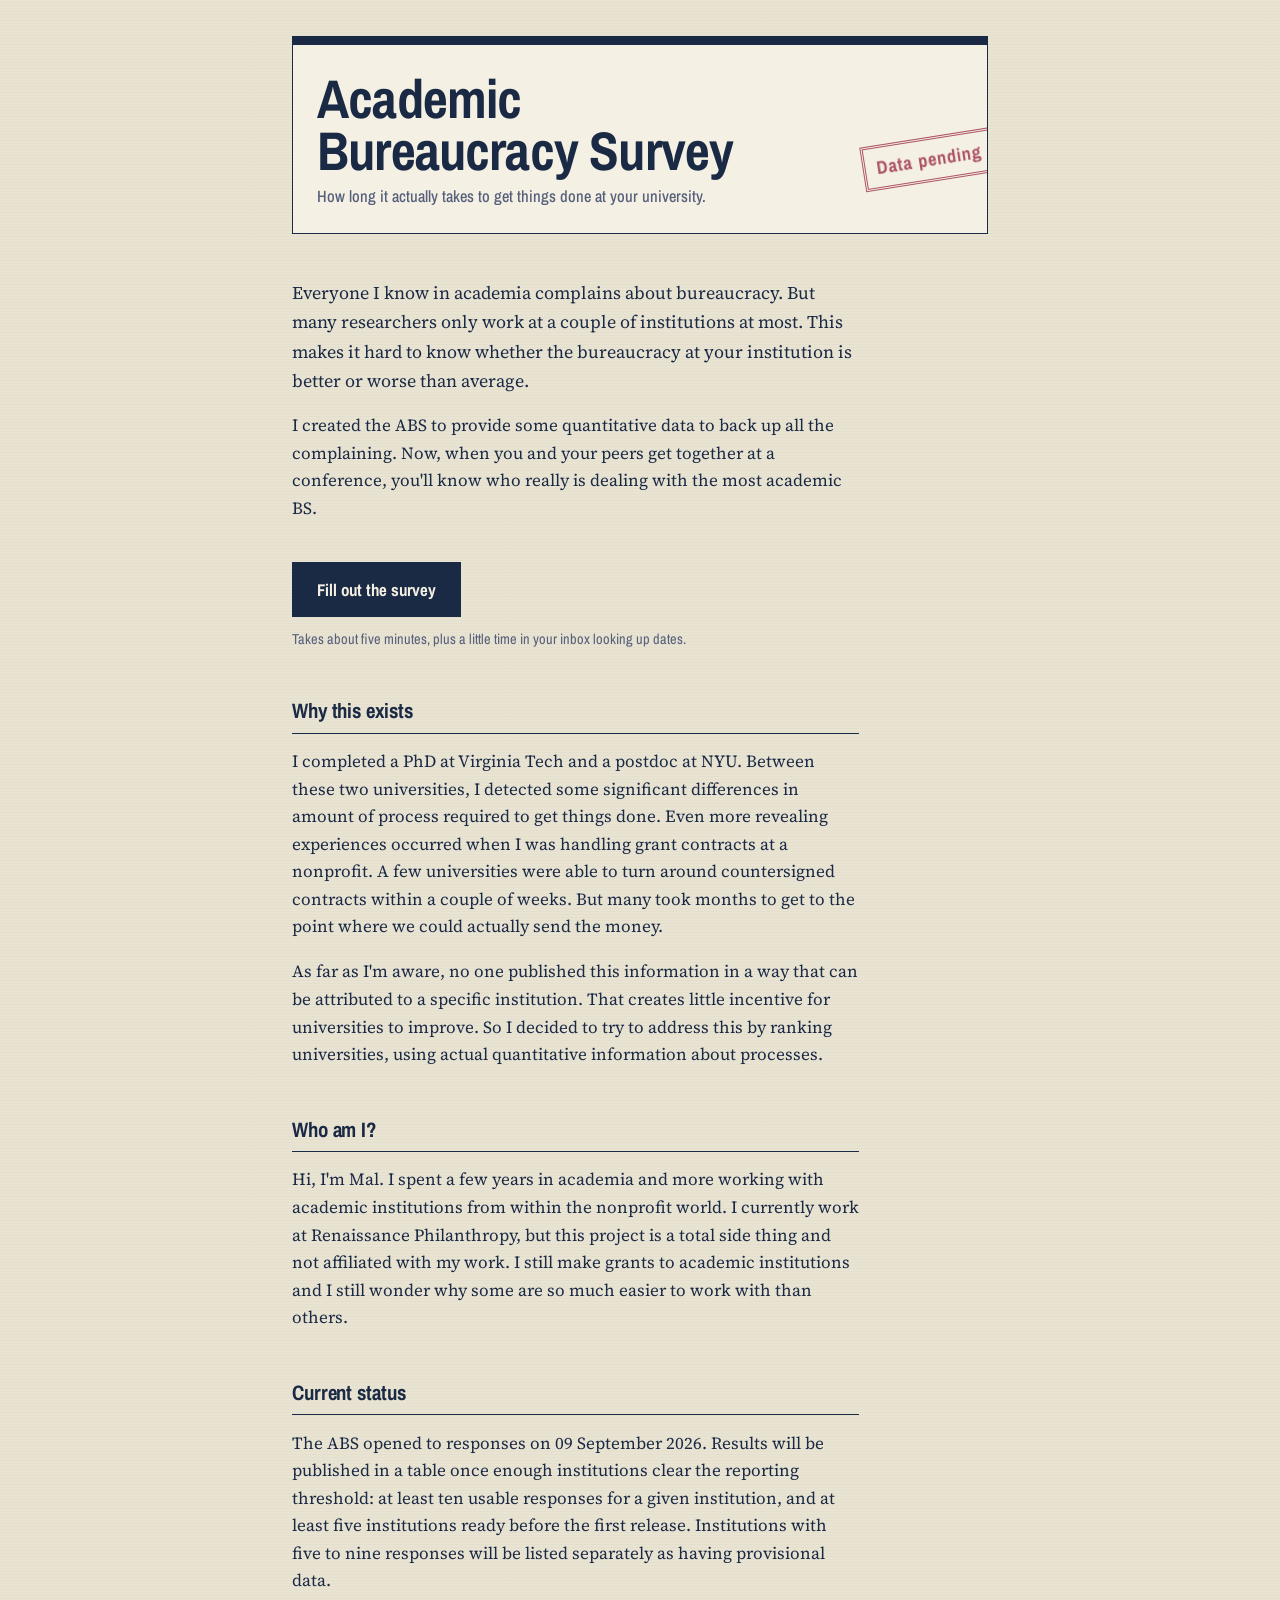
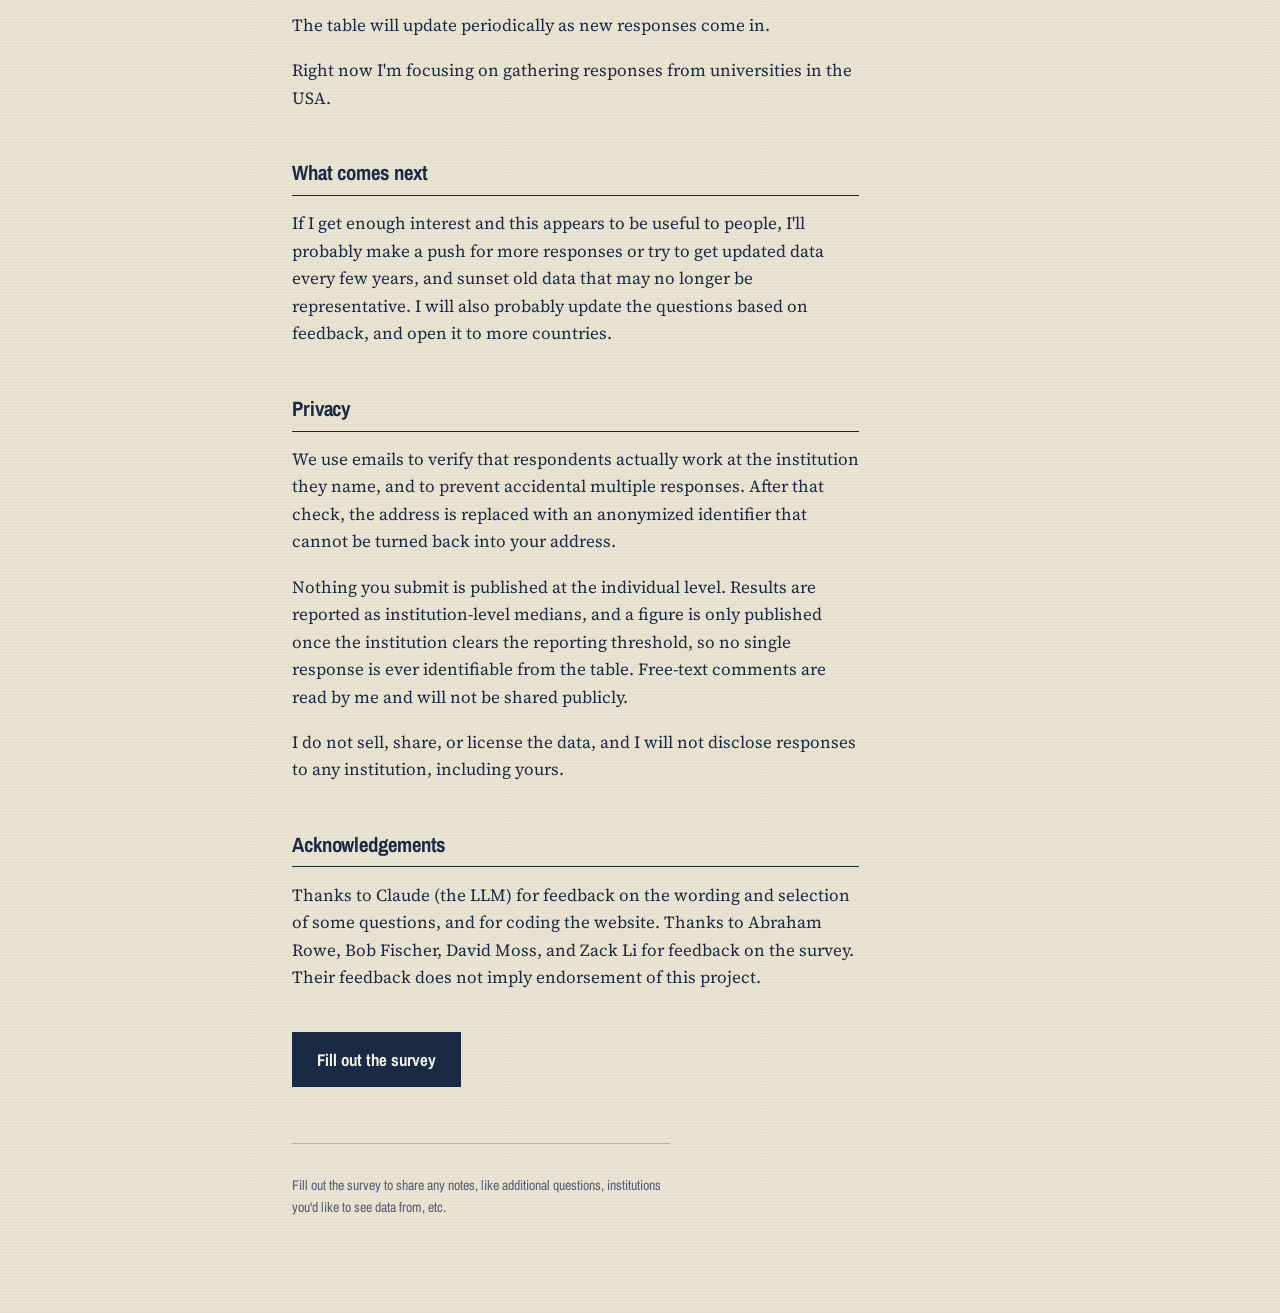
<file: index.html>
<!doctype html>
<html lang="en">
<head>
<meta charset="utf-8">
<meta name="viewport" content="width=device-width, initial-scale=1">
<title>Academic Bureaucracy Survey</title>
<meta name="description" content="A quantitative survey of administrative process at universities. How long does it actually take to spend a grant, get reimbursed, add a vendor, or hire someone?">
<link rel="preconnect" href="https://fonts.googleapis.com">
<link rel="preconnect" href="https://fonts.gstatic.com" crossorigin>
<link href="https://fonts.googleapis.com/css2?family=Archivo+Narrow:wght@500;600;700&family=Source+Serif+4:opsz,wght@8..60,400;8..60,600&display=swap" rel="stylesheet">
<link rel="stylesheet" href="assets/style.css">
</head>
<body>
<main class="sheet">

  <header class="docket">
    <div class="docket-body">
      <h1>Academic Bureaucracy Survey</h1>
      <p class="subtitle">How long it actually takes to get things done at your university.</p>
      <span class="stamp">Data pending</span>
    </div>
  </header>

  <div class="prose">
    <p class="lede">Everyone I know in academia complains about bureaucracy. But many researchers only work at a couple of institutions at most. This makes it hard to know whether the bureaucracy at your institution is better or worse than average.</p>

    <p>I created the ABS to provide some quantitative data to back up all the complaining. Now, when you and your peers get together at a conference, you'll know who really is dealing with the most academic BS.</p>
  </div>

  <div class="cta-row">
    <a class="cta" href="survey.html">Fill out the survey</a>
    <p class="cta-aside">Takes about five minutes, plus a little time in your inbox looking up dates.</p>
  </div>

  <h2>Why this exists</h2>
  <div class="prose">
    <p>I completed a PhD at Virginia Tech and a postdoc at NYU. Between these two universities, I detected some significant differences in amount of process required to get things done. Even more revealing experiences occurred when I was handling grant contracts at a nonprofit. A few universities were able to turn around countersigned contracts within a couple of weeks. But many took months to get to the point where we could actually send the money.</p>

    <p>As far as I'm aware, no one published this information in a way that can be attributed to a specific institution. That creates little incentive for universities to improve. So I decided to try to address this by ranking universities, using actual quantitative information about processes.</p>
  </div>
  
  <h2>Who am I? </h2>
  <div class="prose">
    <p>Hi, I'm Mal. I spent a few years in academia and more working with academic institutions from within the nonprofit world. I currently work at Renaissance Philanthropy, but this project is a total side thing and not affiliated with my work. I still make grants to academic institutions and I still wonder why some are so much easier to work with than others.</p>
  </div>

  <h2>Current status</h2>
  <div class="prose">
    <p>The ABS opened to responses on 09 September 2026. Results will be published in a table once enough institutions clear the reporting threshold: at least ten usable responses for a given institution, and at least five institutions ready before the first release. Institutions with five to nine responses will be listed separately as having provisional data.</p>

    <p>The table will update periodically as new responses come in. </p>

    <p>Right now I'm focusing on gathering responses from universities in the USA.</p>
  </div>

  <h2>What comes next</h2>
  <div class="prose">
    <p>If I get enough interest and this appears to be useful to people, I'll probably make a push for more responses or try to get updated data every few years, and sunset old data that may no longer be representative. I will also probably update the questions based on feedback, and open it to more countries.</p>
  </div>

  <h2>Privacy</h2>
  <div class="prose">
    <p>We use emails to verify that respondents actually work at the institution they name, and to prevent accidental multiple responses. After that check, the address is replaced with an anonymized identifier that cannot be turned back into your address.</p>

    <p>Nothing you submit is published at the individual level. Results are reported as institution-level medians, and a figure is only published once the institution clears the reporting threshold, so no single response is ever identifiable from the table. Free-text comments are read by me and will not be shared publicly.</p>

    <p>I do not sell, share, or license the data, and I will not disclose responses to any institution, including yours.</p>
  </div>

  <h2>Acknowledgements</h2>
  <div class="prose">
    <p>Thanks to Claude (the LLM) for feedback on the wording and selection of some questions, and for coding the website. Thanks to Abraham Rowe, Bob Fischer, David Moss, and Zack Li for feedback on the survey. Their feedback does not imply endorsement of this project.</p>
  </div>

  <div class="cta-row">
    <a class="cta" href="survey.html">Fill out the survey</a>
  </div>

  <footer class="foot">
    <p>Fill out the survey to share any notes, like additional questions, institutions you'd like to see data from, etc.</p>
  </footer>

</main>
</body>
</html>
</file>
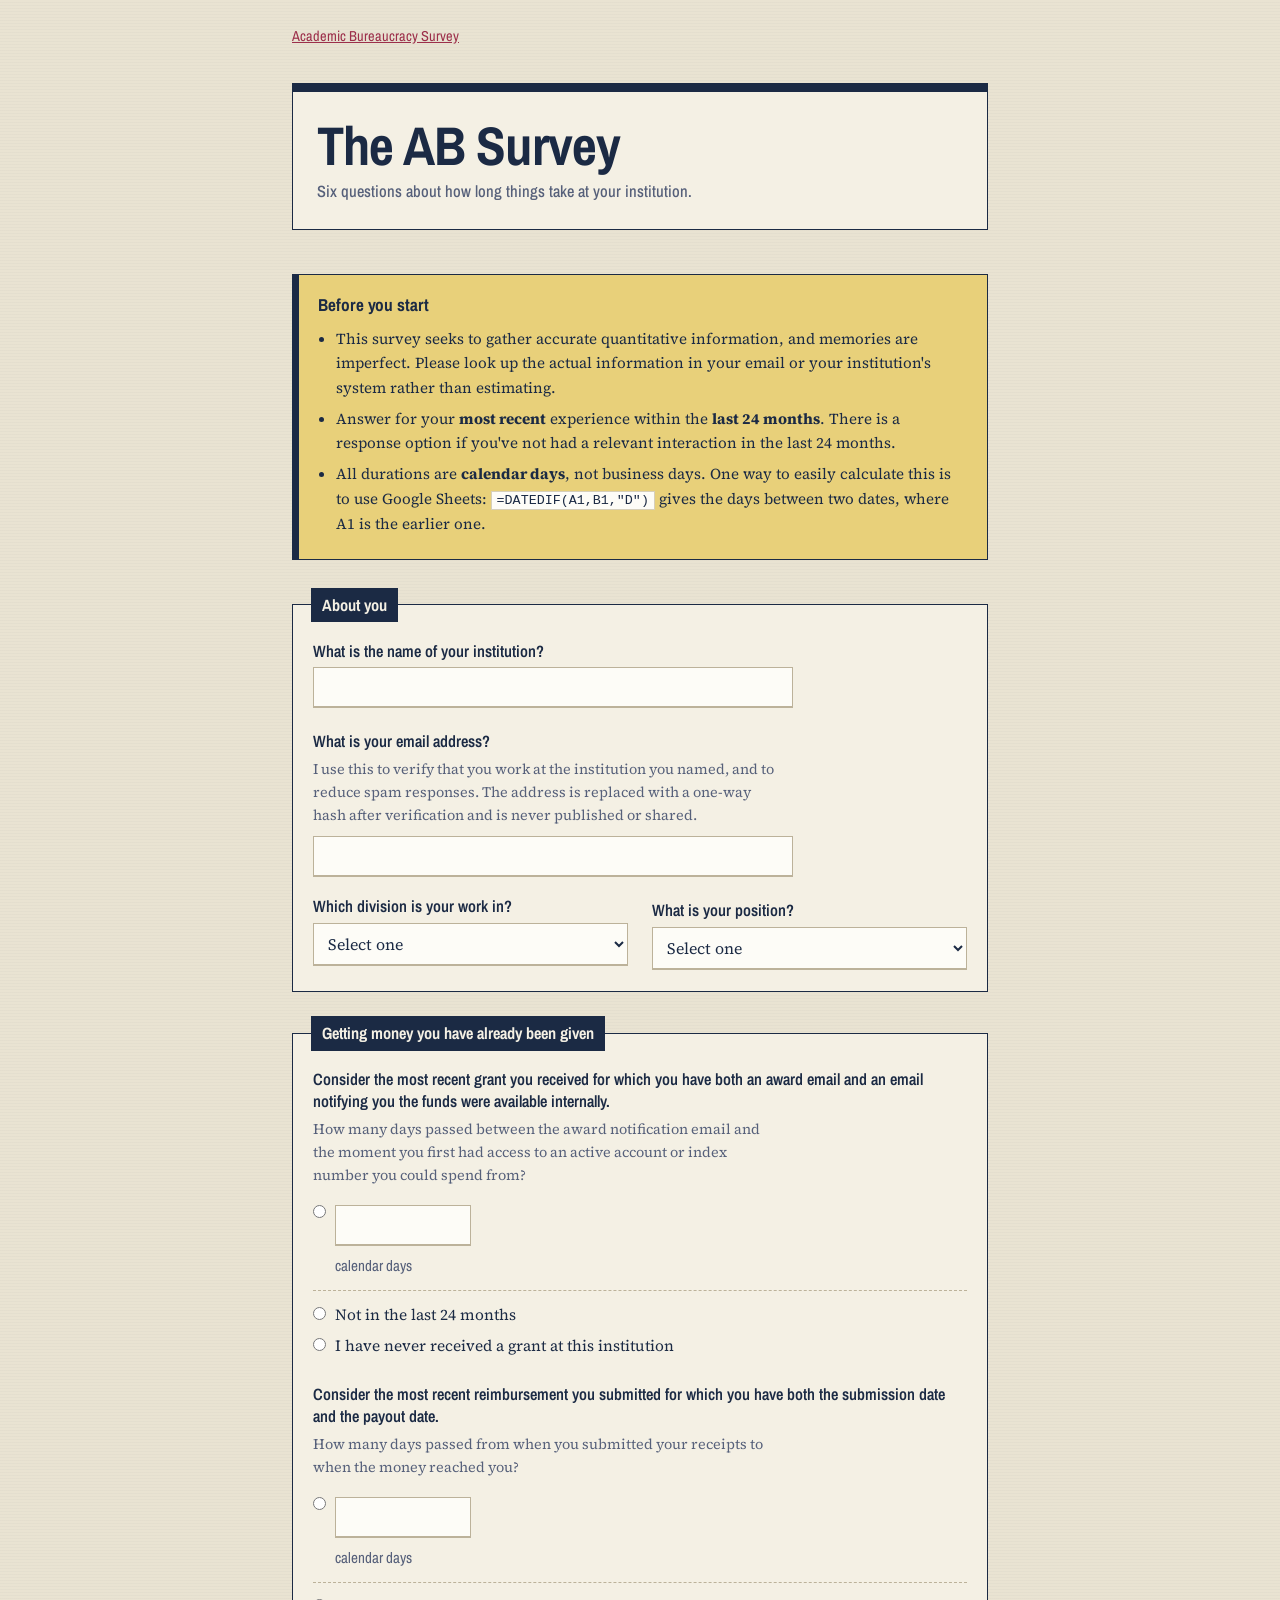
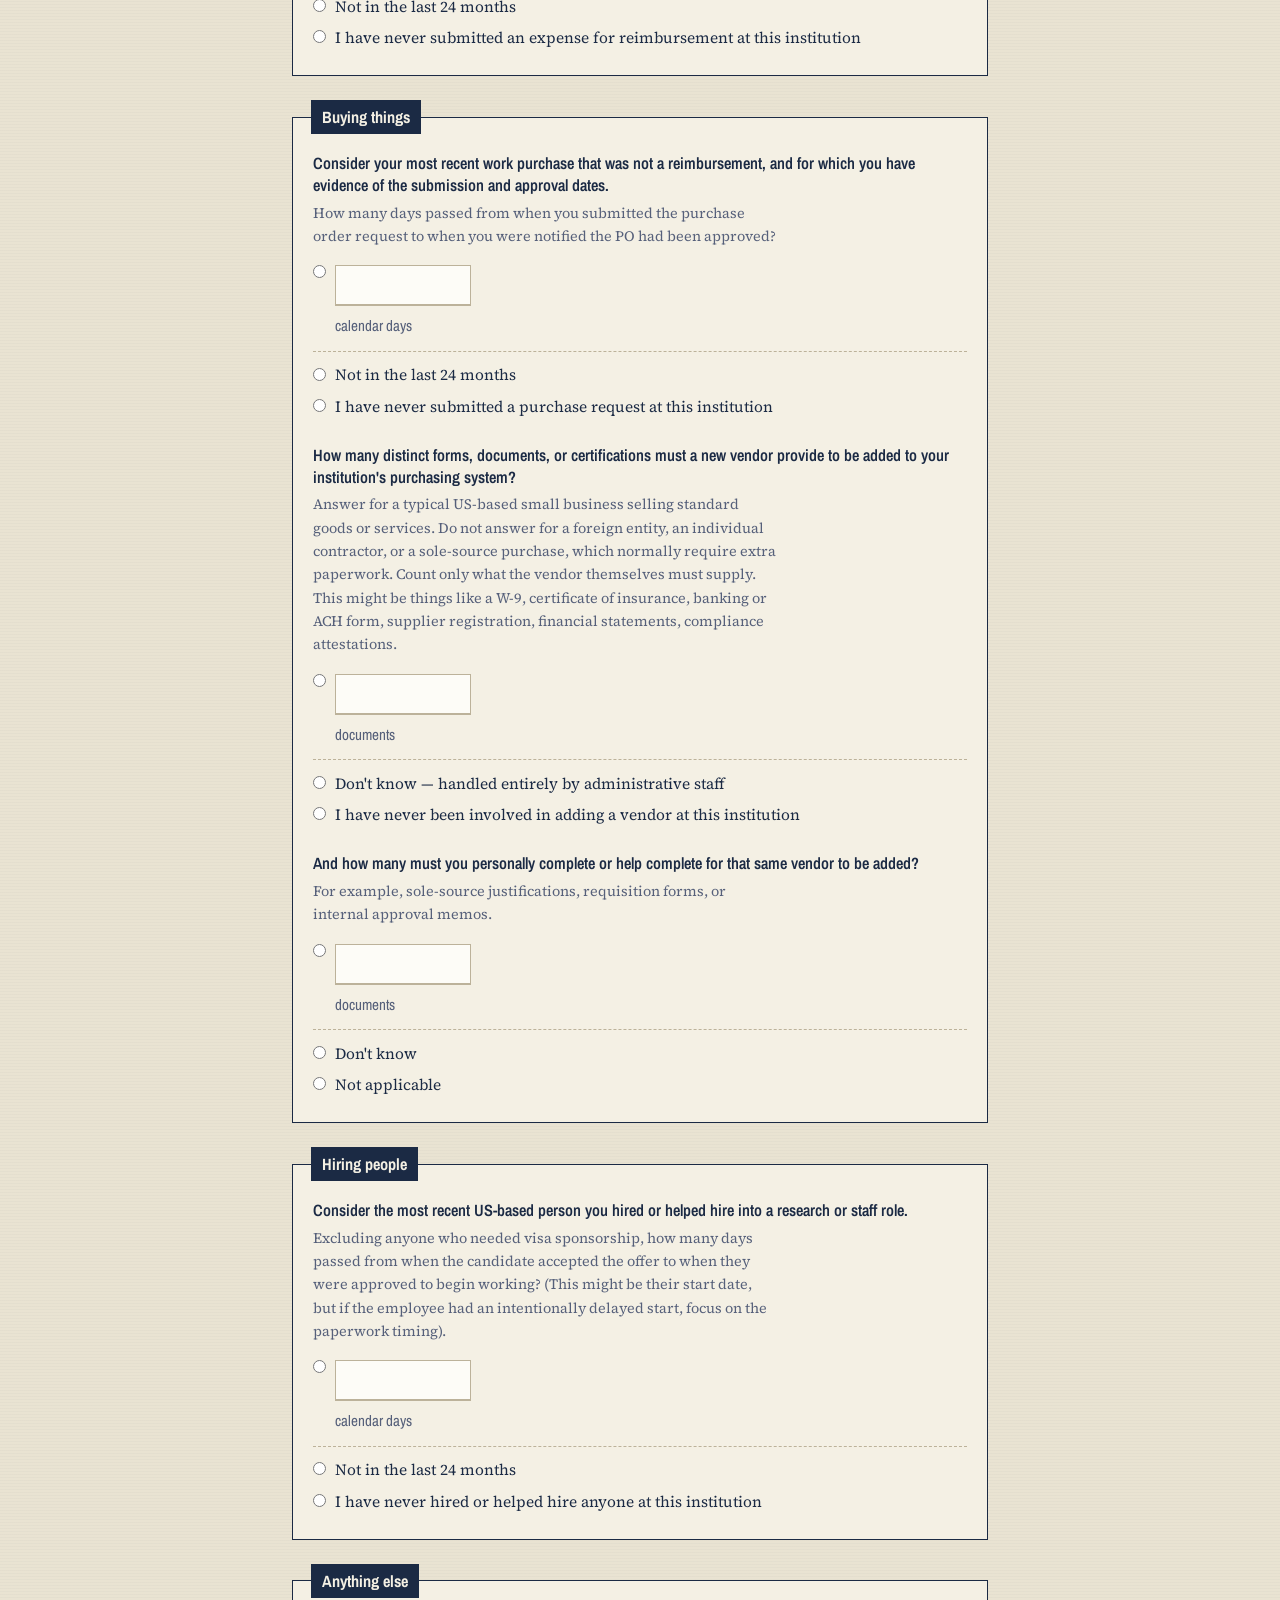
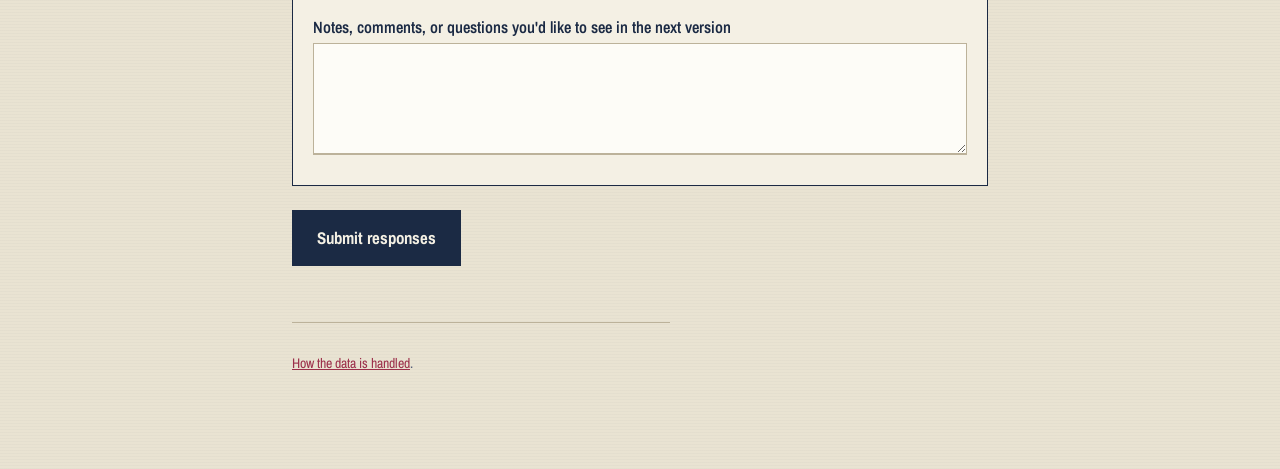
<file: survey.html>
<!doctype html>
<html lang="en">
<head>
<meta charset="utf-8">
<meta name="viewport" content="width=device-width, initial-scale=1">
<title>Fill out the survey — Academic Bureaucracy Survey</title>
<meta name="robots" content="noindex">
<link rel="preconnect" href="https://fonts.googleapis.com">
<link rel="preconnect" href="https://fonts.gstatic.com" crossorigin>
<link href="https://fonts.googleapis.com/css2?family=Archivo+Narrow:wght@500;600;700&family=Source+Serif+4:opsz,wght@8..60,400;8..60,600&display=swap" rel="stylesheet">
<link rel="stylesheet" href="assets/style.css">
</head>
<body>
<main class="sheet">

  <p class="crumb"><a href="index.html">Academic Bureaucracy Survey</a></p>

  <header class="docket">
    <div class="docket-body">
      <h1>The AB Survey</h1>
      <p class="subtitle">Six questions about how long things take at your institution.</p>
    </div>
  </header>

  <div class="instructions">
    <h2>Before you start</h2>
    <ul>
      <li>This survey seeks to gather accurate quantitative information, and memories are imperfect. Please look up the actual information in your email or your institution's system rather than estimating.</li>
      <li>Answer for your <b>most recent</b> experience within the <b>last 24 months</b>. There is a response option if you've not had a relevant interaction in the last 24 months. </li>
      <li>All durations are <b>calendar days</b>, not business days. One way to easily calculate this is to use Google Sheets: <code>=DATEDIF(A1,B1,"D")</code> gives the days between two dates, where A1 is the earlier one.</li>
    </ul>
  </div>

  <form id="abs-form" novalidate>

    <fieldset>
      <legend>About you</legend>

      <div class="q">
        <label for="institution">What is the name of your institution?</label>
        <input type="text" id="institution" name="institution" autocomplete="organization" required>
      </div>

      <div class="q">
        <label for="email">What is your email address?</label>
        <p class="help">I use this to verify that you work at the institution you named, and to reduce spam responses. The address is replaced with a one-way hash after verification and is never published or shared.</p>
        <input type="email" id="email" name="email" autocomplete="email" required>
      </div>

      <div class="pair">
        <div class="q">
          <label for="division">Which division is your work in?</label>
          <select id="division" name="division">
            <option value="">Select one</option>
            <option>Biological and life sciences</option>
            <option>Physical sciences and mathematics</option>
            <option>Engineering and computer science</option>
            <option>Medicine and health sciences</option>
            <option>Social sciences</option>
            <option>Humanities and arts</option>
            <option>Business, law, and public policy</option>
            <option>Education</option>
            <option>Library, museum, or research administration</option>
            <option>Other</option>
          </select>
        </div>

        <div class="q">
          <label for="position">What is your position?</label>
          <select id="position" name="position">
            <option value="">Select one</option>
            <option>PhD student</option>
            <option>Postdoc</option>
            <option>Non-tenured faculty</option>
            <option>Tenured faculty</option>
            <option>Research staff</option>
            <option>Administrator</option>
            <option>Other</option>
          </select>
        </div>
      </div>
    </fieldset>

    <fieldset>
      <legend>Getting money you have already been given</legend>

      <div class="q" data-name="grant_days">
        <span class="qtext">Consider the most recent grant you received for which you have both an award email and an email notifying you the funds were available internally.</span>
        <p class="help">How many days passed between the award notification email and the moment you first had access to an active account or index number you could spend from?</p>
        <div class="choices">
          <label class="choice"><input type="radio" name="grant_days_type" value="days"><span class="days-row"><input type="number" min="0" max="3000" step="1" name="grant_days" aria-label="Days from award notification to spendable account"><span class="unit">calendar days</span></span></label>
          <div class="escape">
            <label class="choice"><input type="radio" name="grant_days_type" value="outside"><span>Not in the last 24 months</span></label>
            <label class="choice"><input type="radio" name="grant_days_type" value="never"><span>I have never received a grant at this institution</span></label>
          </div>
        </div>
      </div>

      <div class="q" data-name="reimb_days">
        <span class="qtext">Consider the most recent reimbursement you submitted for which you have both the submission date and the payout date.</span>
        <p class="help">How many days passed from when you submitted your receipts to when the money reached you?</p>
        <div class="choices">
          <label class="choice"><input type="radio" name="reimb_days_type" value="days"><span class="days-row"><input type="number" min="0" max="3000" step="1" name="reimb_days" aria-label="Days from receipt submission to payout"><span class="unit">calendar days</span></span></label>
          <div class="escape">
            <label class="choice"><input type="radio" name="reimb_days_type" value="outside"><span>Not in the last 24 months</span></label>
            <label class="choice"><input type="radio" name="reimb_days_type" value="never"><span>I have never submitted an expense for reimbursement at this institution</span></label>
          </div>
        </div>
      </div>
    </fieldset>

    <fieldset>
      <legend>Buying things</legend>

      <div class="q" data-name="po_days">
        <span class="qtext">Consider your most recent work purchase that was not a reimbursement, and for which you have evidence of the submission and approval dates.</span>
        <p class="help">How many days passed from when you submitted the purchase order request to when you were notified the PO had been approved?</p>
        <div class="choices">
          <label class="choice"><input type="radio" name="po_days_type" value="days"><span class="days-row"><input type="number" min="0" max="3000" step="1" name="po_days" aria-label="Days from purchase order submission to approval"><span class="unit">calendar days</span></span></label>
          <div class="escape">
            <label class="choice"><input type="radio" name="po_days_type" value="outside"><span>Not in the last 24 months</span></label>
            <label class="choice"><input type="radio" name="po_days_type" value="never"><span>I have never submitted a purchase request at this institution</span></label>
          </div>
        </div>
      </div>

      <div class="q" data-name="vendor_forms_vendor">
        <span class="qtext">How many distinct forms, documents, or certifications must a new vendor provide to be added to your institution's purchasing system?</span>
        <p class="help">Answer for a typical US-based small business selling standard goods or services. Do not answer for a foreign entity, an individual contractor, or a sole-source purchase, which normally require extra paperwork. Count only what the vendor themselves must supply. This might be things like a W-9, certificate of insurance, banking or ACH form, supplier registration, financial statements, compliance attestations.</p>
        <div class="choices">
          <label class="choice"><input type="radio" name="vendor_forms_vendor_type" value="count"><span class="days-row"><input type="number" min="0" max="60" step="1" name="vendor_forms_vendor" aria-label="Documents the vendor must provide"><span class="unit">documents</span></span></label>
          <div class="escape">
            <label class="choice"><input type="radio" name="vendor_forms_vendor_type" value="dontknow"><span>Don't know — handled entirely by administrative staff</span></label>
            <label class="choice"><input type="radio" name="vendor_forms_vendor_type" value="never"><span>I have never been involved in adding a vendor at this institution</span></label>
          </div>
        </div>
      </div>

      <div class="q" data-name="vendor_forms_self">
        <span class="qtext">And how many must you personally complete or help complete for that same vendor to be added?</span>
        <p class="help">For example, sole-source justifications, requisition forms, or internal approval memos.</p>
        <div class="choices">
          <label class="choice"><input type="radio" name="vendor_forms_self_type" value="count"><span class="days-row"><input type="number" min="0" max="60" step="1" name="vendor_forms_self" aria-label="Documents you must complete"><span class="unit">documents</span></span></label>
          <div class="escape">
            <label class="choice"><input type="radio" name="vendor_forms_self_type" value="dontknow"><span>Don't know</span></label>
            <label class="choice"><input type="radio" name="vendor_forms_self_type" value="never"><span>Not applicable</span></label>
          </div>
        </div>
      </div>
    </fieldset>

    <fieldset>
      <legend>Hiring people</legend>

      <div class="q" data-name="hire_days">
        <span class="qtext">Consider the most recent US-based person you hired or helped hire into a research or staff role.</span>
        <p class="help">Excluding anyone who needed visa sponsorship, how many days passed from when the candidate accepted the offer to when they were approved to begin working? (This might be their start date, but if the employee had an intentionally delayed start, focus on the paperwork timing).</p>
        <div class="choices">
          <label class="choice"><input type="radio" name="hire_days_type" value="days"><span class="days-row"><input type="number" min="0" max="3000" step="1" name="hire_days" aria-label="Days from offer acceptance to first day of work"><span class="unit">calendar days</span></span></label>
          <div class="escape">
            <label class="choice"><input type="radio" name="hire_days_type" value="outside"><span>Not in the last 24 months</span></label>
            <label class="choice"><input type="radio" name="hire_days_type" value="never"><span>I have never hired or helped hire anyone at this institution</span></label>
          </div>
        </div>
      </div>
    </fieldset>

    <fieldset>
      <legend>Anything else</legend>
      <div class="q">
        <label for="comments">Notes, comments, or questions you'd like to see in the next version</label>
        <textarea id="comments" name="comments"></textarea>
      </div>
    </fieldset>

    <div class="submit-row">
      <button type="submit" class="cta" id="submit-btn">Submit responses</button>
    </div>

    <p class="status" id="status" hidden role="status"></p>
  </form>

  <div class="done" id="done" hidden>
    <h2>Received. Thank you.</h2>
    <p> I can't publish data until we have enough responses from your institution, so I'd greatly appreciate if you sent this to additional colleagues. </p>
    <p><a href="index.html">Back to the survey homepage</a></p>
  </div>

  <footer class="foot">
    <p><a href="index.html#privacy">How the data is handled</a>.</p>
  </footer>

</main>
<script src="assets/survey.js"></script>
</body>
</html>
</file>
<file: assets/style.css>
/* Academic Bureaucracy Survey — shared styles
   Visual language: institutional requisition form.
   Manila stock, blue-black ballpoint ink, stamp-pad violet. */

:root {
  --paper:      #e9e3d2;
  --paper-lit:  #f4f0e4;
  --field:      #fdfcf7;
  --ink:        #1b2a44;
  --ink-soft:   #56607a;
  --rule:       #bcb29a;
  --rule-soft:  #d6cfba;
  --stamp:      #9c2f4a;
  --canary:     #e8d07a;

  --measure: 63ch;
  --sans: "Archivo Narrow", "Arial Narrow", system-ui, sans-serif;
  --serif: "Source Serif 4", Georgia, serif;
}

*, *::before, *::after { box-sizing: border-box; }

html { -webkit-text-size-adjust: 100%; }

body {
  margin: 0;
  background: var(--paper);
  background-image:
    repeating-linear-gradient(0deg, rgba(27,42,68,.022) 0 1px, transparent 1px 3px);
  color: var(--ink);
  font-family: var(--serif);
  font-size: 17px;
  line-height: 1.62;
}

.sheet {
  max-width: 46rem;
  margin: 0 auto;
  padding: 0 1.25rem 5rem;
}

/* ---------- docket header ---------- */

.docket {
  position: relative;
  border: 1.5px solid var(--ink);
  border-top-width: 9px;
  background: var(--paper-lit);
  margin: 2.25rem 0 2.75rem;
  overflow: hidden;
}

.docket-body { padding: 1.75rem 1.5rem 1.5rem; }

.docket h1 {
  font-family: var(--sans);
  font-weight: 700;
  font-size: clamp(2.1rem, 8vw, 3.4rem);
  line-height: .96;
  letter-spacing: -.015em;
  margin: 0 0 .35rem;
  max-width: 18ch;
}

.docket .subtitle {
  font-family: var(--sans);
  font-size: 1.02rem;
  font-weight: 500;
  color: var(--ink-soft);
  margin: 0;
}

.docket-meta {
  display: grid;
  grid-template-columns: repeat(3, 1fr);
  border-top: 1.5px solid var(--ink);
}

.docket-meta div {
  padding: .5rem .8rem .6rem;
  font-family: var(--sans);
  font-size: .82rem;
  line-height: 1.35;
  color: var(--ink-soft);
}

.docket-meta div + div { border-left: 1px solid var(--rule); }
.docket-meta b { display: block; font-weight: 600; color: var(--ink); }

/* the one bold moment */
.stamp {
  position: absolute;
  right: -.6rem;
  bottom: 3.2rem;
  transform: rotate(-9deg);
  border: 3px double var(--stamp);
  color: var(--stamp);
  font-family: var(--sans);
  font-weight: 700;
  font-size: clamp(.8rem, 3.4vw, 1.15rem);
  letter-spacing: .06em;
  padding: .3rem .7rem;
  opacity: .82;
  pointer-events: none;
  animation: press .5s cubic-bezier(.2,.9,.3,1.2) both;
}

@keyframes press {
  from { opacity: 0; transform: rotate(-9deg) scale(1.55); }
  to   { opacity: .82; transform: rotate(-9deg) scale(1); }
}

@media (prefers-reduced-motion: reduce) {
  .stamp { animation: none; }
}

/* ---------- prose ---------- */

.prose { max-width: var(--measure); }
.prose p { margin: 0 0 1.1rem; }
.prose a:not(.cta) { color: var(--stamp); text-underline-offset: .18em; }

h2 {
  font-family: var(--sans);
  font-weight: 700;
  font-size: 1.3rem;
  letter-spacing: -.005em;
  margin: 2.75rem 0 .9rem;
  padding-bottom: .3rem;
  border-bottom: 1.5px solid var(--ink);
  max-width: var(--measure);
}

h3 {
  font-family: var(--sans);
  font-weight: 600;
  font-size: 1.05rem;
  margin: 1.9rem 0 .5rem;
}

.lede { font-size: 1.12rem; }

.note {
  font-size: .93rem;
  color: var(--ink-soft);
  max-width: var(--measure);
}

/* ---------- call to action ---------- */

.cta-row { margin: 2.5rem 0 1rem; }

a.cta,
button.cta {
  display: inline-block;
  font-family: var(--sans);
  font-weight: 700;
  font-size: 1.06rem;
  text-decoration: none;
  color: var(--paper-lit);
  background: var(--ink);
  padding: .8rem 1.5rem;
  border: 1.5px solid var(--ink);
}

.cta:hover, .cta:focus-visible { background: var(--stamp); border-color: var(--stamp); }

.cta-aside {
  font-family: var(--sans);
  font-size: .9rem;
  color: var(--ink-soft);
  margin: .6rem 0 0;
}

/* ---------- footer ---------- */

.foot {
  margin-top: 3.5rem;
  padding-top: 1rem;
  border-top: 1px solid var(--rule);
  font-family: var(--sans);
  font-size: .87rem;
  color: var(--ink-soft);
  max-width: var(--measure);
}

.foot a:not(.cta) { color: var(--stamp); }

/* ---------- form ---------- */

.crumb {
  font-family: var(--sans);
  font-size: .9rem;
  margin: 1.5rem 0 0;
}
.crumb a { color: var(--stamp); }

fieldset {
  border: 1.5px solid var(--ink);
  background: var(--paper-lit);
  padding: 0 1.25rem 1.35rem;
  margin: 0 0 1.5rem;
}

legend {
  font-family: var(--sans);
  font-weight: 700;
  font-size: 1.02rem;
  background: var(--ink);
  color: var(--paper-lit);
  padding: .25rem .7rem;
  margin-left: -.15rem;
}

.q { margin-top: 1.35rem; }
.q:first-of-type { margin-top: 1.1rem; }

.q > label,
.q .qtext {
  display: block;
  font-family: var(--sans);
  font-weight: 600;
  font-size: 1.02rem;
  line-height: 1.35;
  margin-bottom: .35rem;
}

.help {
  font-size: .9rem;
  color: var(--ink-soft);
  margin: 0 0 .55rem;
  max-width: 58ch;
}

input[type="text"],
input[type="email"],
input[type="number"],
select,
textarea {
  font-family: var(--serif);
  font-size: 1rem;
  color: var(--ink);
  background: var(--field);
  border: 1px solid var(--rule);
  border-bottom-width: 2px;
  border-radius: 0;
  padding: .5rem .6rem;
  width: 100%;
  max-width: 30rem;
}

input[type="number"] { max-width: 8.5rem; }

textarea { max-width: 100%; min-height: 7rem; resize: vertical; }

input:focus-visible, select:focus-visible, textarea:focus-visible {
  outline: 2px solid var(--stamp);
  outline-offset: 1px;
}

.days-row { display: flex; align-items: center; gap: .5rem; flex-wrap: wrap; }
.unit { font-family: var(--sans); font-size: .95rem; color: var(--ink-soft); }

.choices { margin: .45rem 0 0; }

.choice {
  display: flex;
  align-items: flex-start;
  gap: .55rem;
  padding: .2rem 0;
  font-size: .97rem;
  cursor: pointer;
}

.choice input { margin: .32rem 0 0; accent-color: var(--stamp); flex: none; }

.escape { border-top: 1px dashed var(--rule); margin-top: .55rem; padding-top: .45rem; }

.pair { display: flex; gap: 1.5rem; flex-wrap: wrap; }
.pair > div { flex: 1 1 12rem; }

.instructions {
  border: 1.5px solid var(--ink);
  border-left-width: 7px;
  background: var(--canary);
  padding: 1rem 1.2rem;
  margin: 0 0 1.75rem;
}

.instructions h2 {
  margin: 0 0 .5rem;
  border: 0;
  padding: 0;
  font-size: 1.08rem;
}

.instructions ul { margin: 0; padding-left: 1.1rem; }
.instructions li { margin-bottom: .4rem; font-size: .95rem; }

code {
  font-family: ui-monospace, "SFMono-Regular", Menlo, monospace;
  font-size: .88em;
  background: var(--field);
  border: 1px solid var(--rule-soft);
  padding: .05rem .3rem;
}

.submit-row { display: flex; align-items: center; gap: 1rem; flex-wrap: wrap; }

button.cta { cursor: pointer; font: inherit; font-family: var(--sans); font-weight: 700; font-size: 1.06rem; }
button.cta[disabled] { opacity: .5; cursor: progress; }

.status {
  font-family: var(--sans);
  font-size: .95rem;
  margin: 1rem 0 0;
  padding: .7rem .9rem;
  border-left: 5px solid var(--rule);
  background: var(--paper-lit);
  max-width: var(--measure);
}

.status.err { border-left-color: var(--stamp); color: var(--stamp); }
.status.ok  { border-left-color: var(--ink); }
.status[hidden] { display: none; }

.done {
  border: 1.5px solid var(--ink);
  border-top-width: 9px;
  background: var(--paper-lit);
  padding: 1.75rem 1.5rem;
  margin-top: 2.25rem;
}

.done h2 { margin-top: 0; }
</file>
